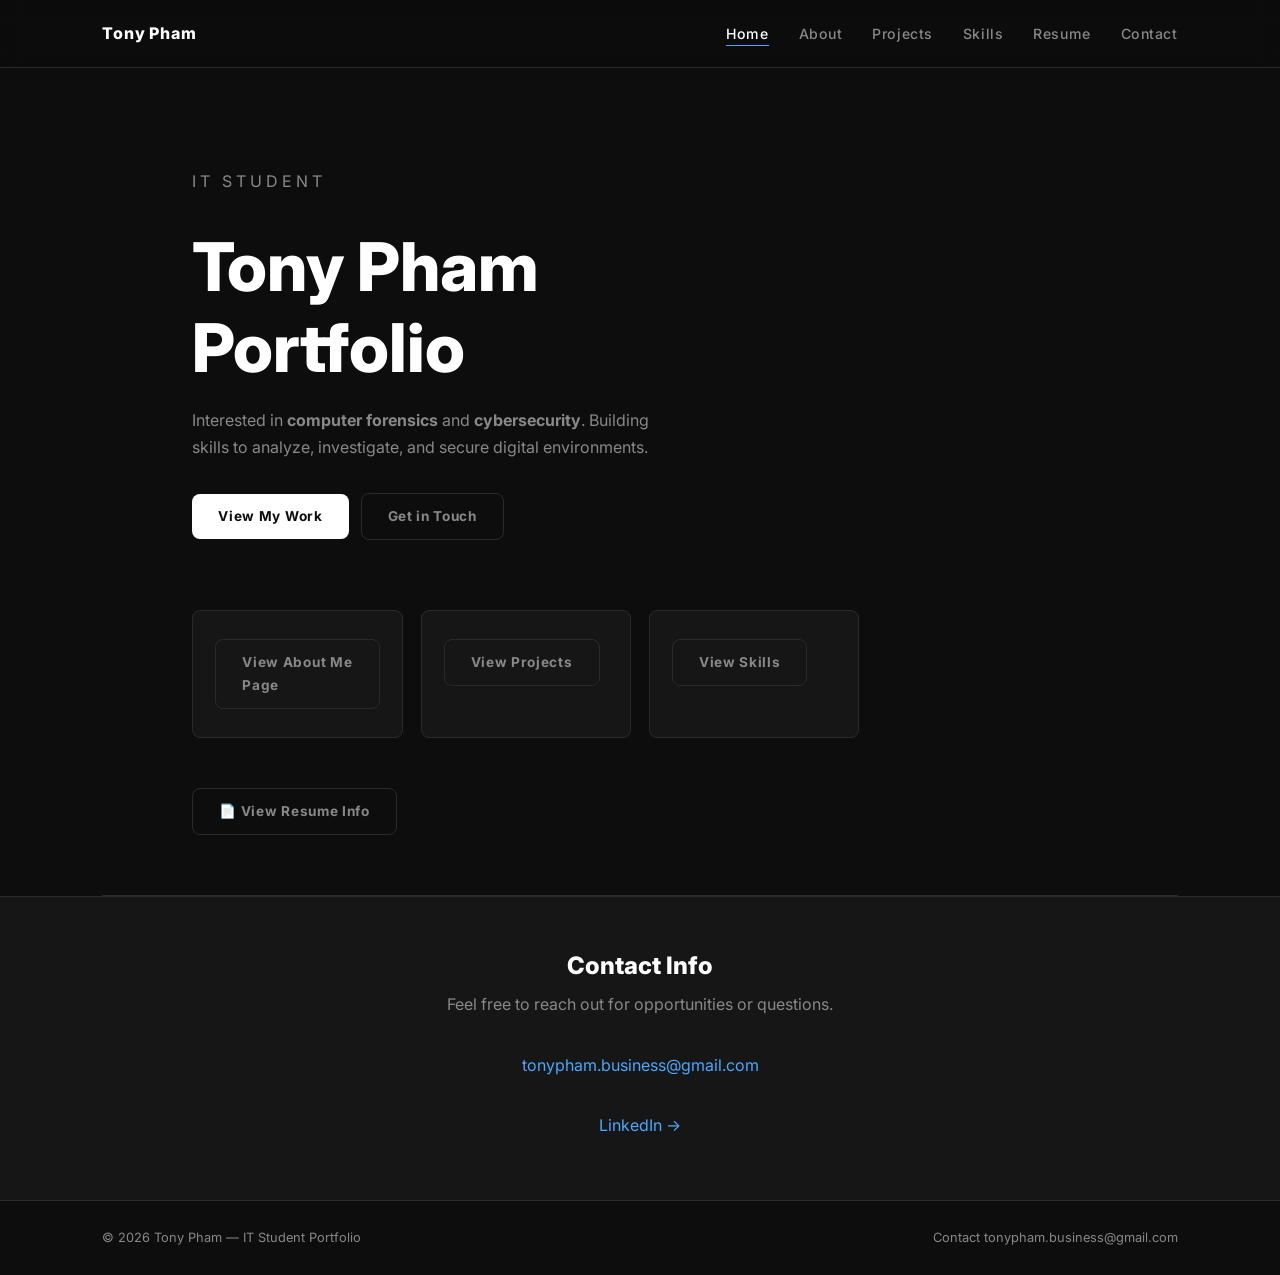
<file: index.html>
<!DOCTYPE html>
<html lang="en">
<head>
    <meta charset="UTF-8" />
    <meta name="viewport" content="width=device-width, initial-scale=1.0" />
    <meta name="description" content="Tony Pham IT Student Portfolio." />
    <title>Tony Pham | IT Student Portfolio</title>
    <link rel="stylesheet" href="style.css" />

    <!-- Google Fonts -->
    <link rel="preconnect" href="https://fonts.googleapis.com" />
    <link rel="preconnect" href="https://fonts.gstatic.com" crossorigin />
    <link href="https://fonts.googleapis.com/css2?family=Inter:wght@300;400;600;800&display=swap" rel="stylesheet">
</head>

<body>

    <!-- NAVIGATION BAR -->
    <nav class="navbar">
        <div class="nav-logo">Tony Pham</div>
        <ul class="nav-links">
            <!-- Internal links to all pages -->
            <li><a href="index.html" class="active">Home</a></li>
            <li><a href="about.html">About</a></li>
            <li><a href="projects.html">Projects</a></li>
            <li><a href="skills.html">Skills</a></li>
            <li><a href="resume.html">Resume</a></li>
            <li><a href="contact.html">Contact</a></li>
        </ul>
    </nav>

    <!-- MAIN SECTION -->
    <header class="hero">
        <div class="hero-text">
            <p class="hero-eyebrow">IT Student</p>
            <h1>Tony Pham<br />Portfolio</h1>
            <p>
                Interested in <strong>computer forensics</strong> and <strong>cybersecurity</strong>.
                Building skills to analyze, investigate, and secure digital environments.
            </p>
            <!-- Internal link to projects subpage -->
            <a class="btn btn-primary" href="projects.html">View My Work</a>
            &nbsp;
            <!-- Internal link to contact subpage -->
            <a class="btn btn-outline" href="contact.html">Get in Touch</a>
        </div>

        </div>
    </header>

    <!-- GRID -->
    <main>
        <div class="preview-grid">

            <!-- Bio card -->
            <div class="preview-card">
                <!-- Internal link -->
                <a class="btn btn-outline" href="about.html">View About Me Page</a>
            </div>

            <!-- Projects card -->
            <div class="preview-card">
                <a class="btn btn-outline" href="projects.html">View Projects</a>
            </div>

            <!-- Skills card -->
            <div class="preview-card">
                <a class="btn btn-outline" href="skills.html">View Skills</a>
            </div>

        </div>
        <!-- Resume link-->
        <div class="resume-link-bar">
            <a class="btn btn-outline" href="resume.html">&#128196; View Resume Info</a>
        </div>

        <div class="divider"></div>

        <!-- CONTACT INFO -->
        <section class="contact-strip">
            <h2>Contact Info</h2>
            <p>Feel free to reach out for opportunities or questions.</p>
            <br />
            <p>
                <a href="mailto:tonypham.business@gmail.com">tonypham.business@gmail.com</a>
            </p>
            <br />
            <p>
                <a href="https://www.linkedin.com/in/tony-pham-45103a403/" target="_blank" rel="noopener noreferrer">
                    LinkedIn &rarr;
                </a>
            </p>
        </section>

    </main>

    <!-- FOOTER -->
    <footer>
        <span>&copy; 2026 Tony Pham &mdash; IT Student Portfolio</span>
        <a href="contact.html">Contact tonypham.business@gmail.com</a>
    </footer>

</body>
</html>
</file>
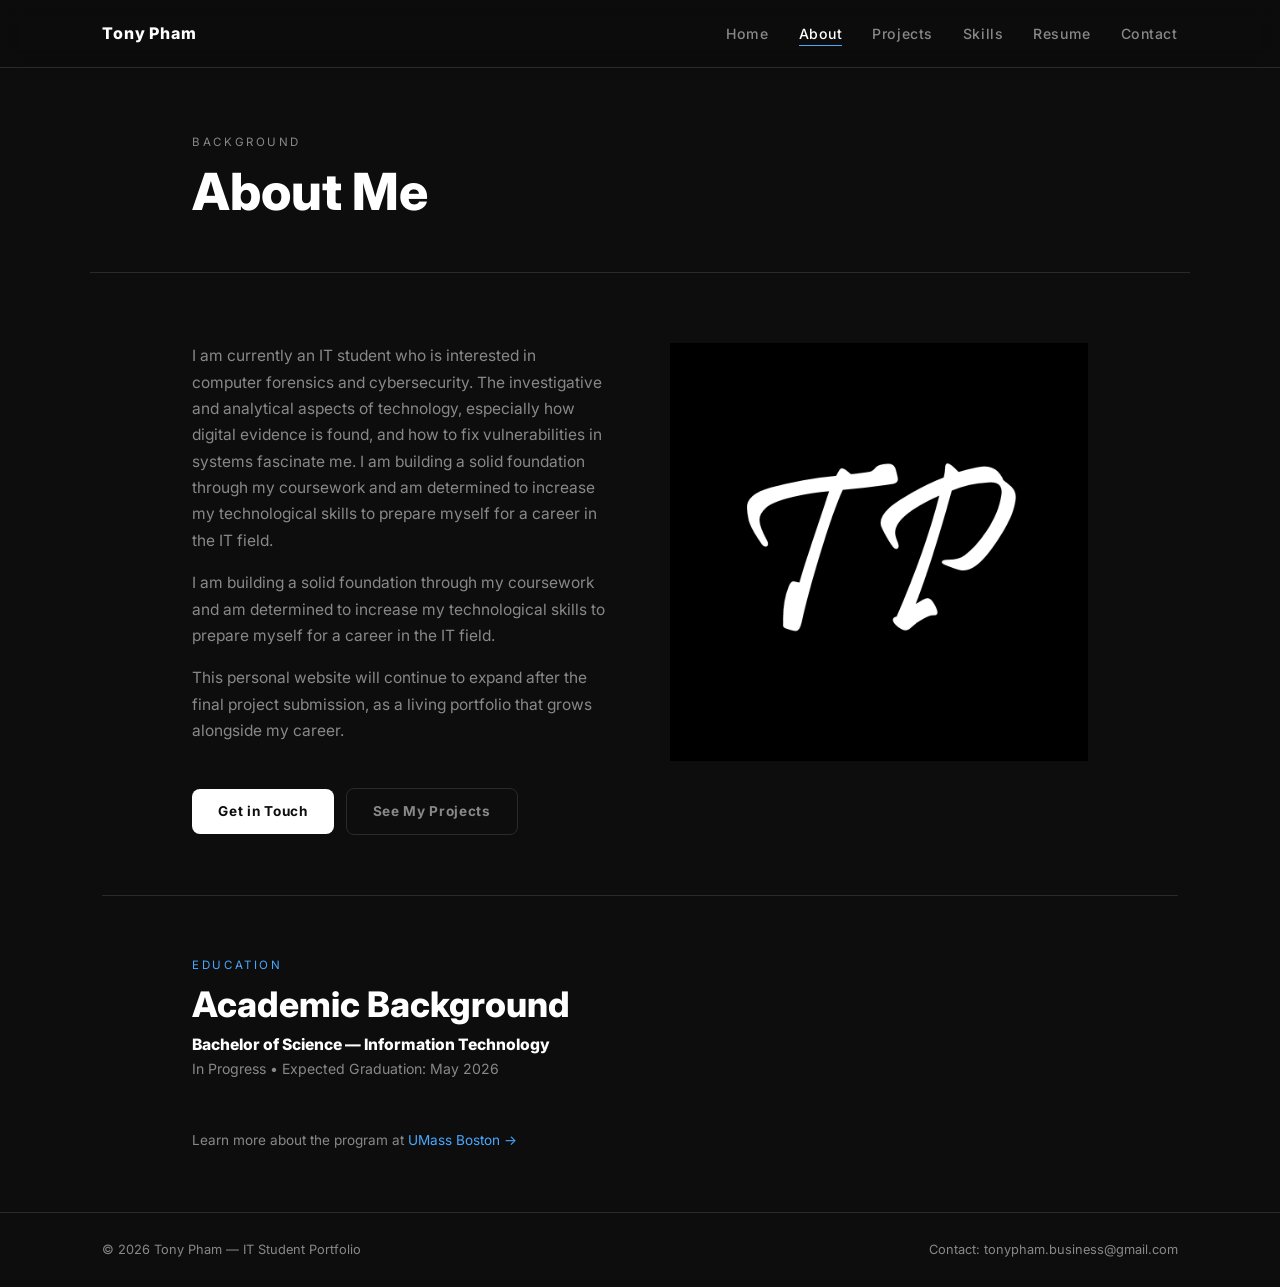
<file: about.html>
<!DOCTYPE html>
<html lang="en">
<head>
    <meta charset="UTF-8" />
    <meta name="viewport" content="width=device-width, initial-scale=1.0" />
    <meta name="description" content="About Tony Pham IT Student interested in computer forensics and cybersecurity." />
    <title>About | Tony Pham Portfolio</title>
    <link rel="stylesheet" href="style.css" />

    <!-- Google Fonts -->
    <link rel="preconnect" href="https://fonts.googleapis.com" />
    <link rel="preconnect" href="https://fonts.gstatic.com" crossorigin />
    <link href="https://fonts.googleapis.com/css2?family=Inter:wght@300;400;600;800&display=swap" rel="stylesheet">
</head>

<body>

    <!-- NAVIGATION BAR -->
    <nav class="navbar">
        <div class="nav-logo">Tony Pham</div>
        <ul class="nav-links">
            <li><a href="index.html">Home</a></li>
            <li><a href="about.html" class="active">About</a></li>
            <li><a href="projects.html">Projects</a></li>
            <li><a href="skills.html">Skills</a></li>
            <li><a href="resume.html">Resume</a></li>
            <li><a href="contact.html">Contact</a></li>
        </ul>
    </nav>

    <!-- PAGE HEADER -->
    <header class="page-header">
        <p class="section-label">Background</p>
        <h1>About Me</h1>
    </header>

    <!-- MAIN CONTENT -->
    <main>
        <section class="page-section">
            <div class="about-layout">
                <!-- Bio text column -->
                <div class="about-text">
                    <p>
                        I am currently an IT student who is interested in computer forensics and cybersecurity.
                        The investigative and analytical aspects of technology, especially how digital evidence 
                        is found, and how to fix vulnerabilities in systems fascinate me. I am building a solid
                        foundation through my coursework and am determined to increase my technological skills 
                        to prepare myself for a career in the IT field.
                    </p>

                    <p>
                        I am building a solid foundation through my coursework and am determined to increase
                        my technological skills to prepare myself for a career in the IT field.
                    </p>

                    <p>
                        This personal website will continue to expand after the final project submission,
                        as a living portfolio that grows alongside my career.
                    </p>

                    <br />

                    <!-- Internal link to contact page -->
                    <a class="btn btn-primary" href="contact.html">Get in Touch</a>
                    &nbsp;
                    <!-- Internal link to projects page -->
                    <a class="btn btn-outline" href="projects.html">See My Projects</a>
                </div>

                <!-- Photo -->
                <div class="about-photo">
                    <img src="images/logo.png" alt="Tony Pham"
                         onerror="this.style.display='none';"/>
            </div>
            </div>
        </section>
        

        <!-- EDUCATION SECTION -->
        <div class="divider"></div>

        <section class="page-section">
            <p class="section-label">Education</p>
            <h2 class="section-title">Academic Background</h2>

            <!-- Education details -->
            <div class="resume-block">
                <div class="resume-entry">
                    <h4>Bachelor of Science &mdash; Information Technology</h4>
                    <p class="resume-meta">In Progress &bull; Expected Graduation: May 2026</p>
                </div>
            </div>

            <!-- link to school website -->
            <p class="ext-note">
                Learn more about the program at
                <!-- External link -->
                <a href="https://www.umb.edu" target="_blank" rel="noopener noreferrer"
                   class="ext-link-accent">UMass Boston &rarr;</a>
            </p>
        </section>

    </main>

    <!-- FOOTER SECTION -->
    <footer>
        <span>&copy; 2026 Tony Pham &mdash; IT Student Portfolio</span>
        <a href="contact.html">Contact: tonypham.business@gmail.com</a>
    </footer>

</body>
</html>
</file>
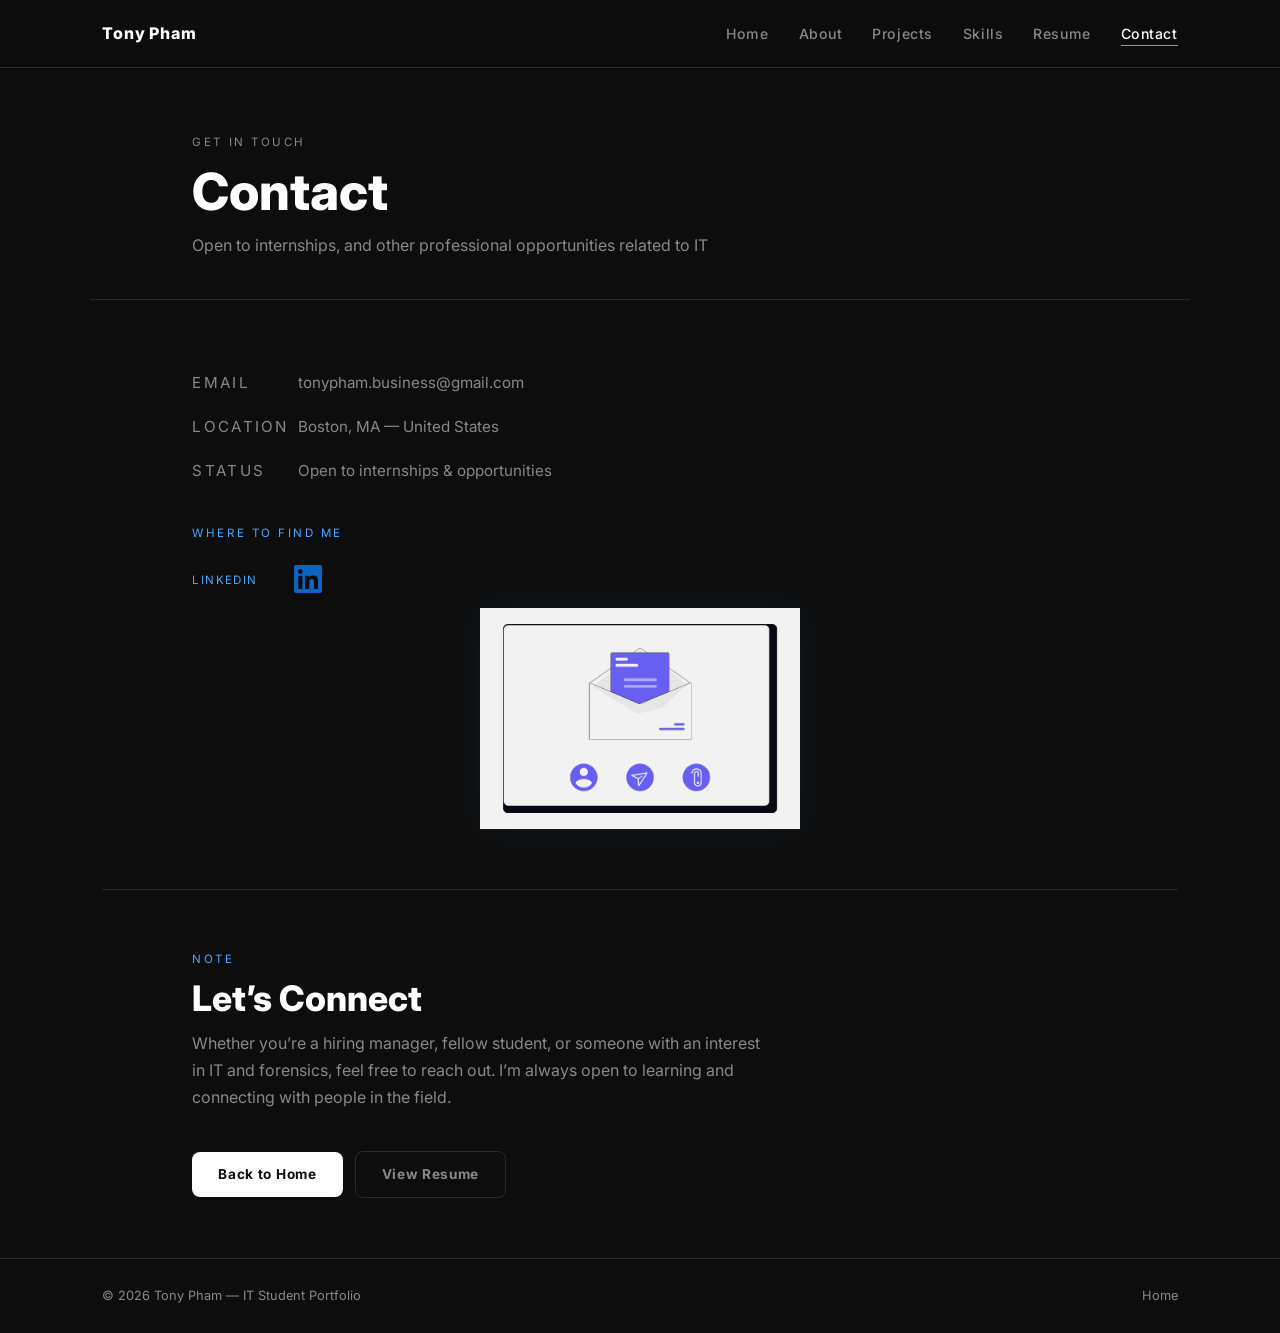
<file: contact.html>
<!DOCTYPE html>
<html lang="en">
<head>
    <meta charset="UTF-8" />
    <meta name="viewport" content="width=device-width, initial-scale=1.0" />
    <meta name="description" content="Contact Tony Pham IT student open to professional opportunities." />
    <title>Contact | Tony Pham Portfolio</title>
    <link rel="stylesheet" href="style.css" />

    <!-- Google Fonts -->
    <link rel="preconnect" href="https://fonts.googleapis.com" />
    <link rel="preconnect" href="https://fonts.gstatic.com" crossorigin />
    <link rel="stylesheet" href="https://cdnjs.cloudflare.com/ajax/libs/font-awesome/6.5.1/css/all.min.css">
    <link href="https://fonts.googleapis.com/css2?family=Inter:wght@300;400;600;800&display=swap" rel="stylesheet">
</head>

<body>

    <!-- NAVIGATION BAR -->
    <nav class="navbar">
        <div class="nav-logo">Tony Pham</div>
        <ul class="nav-links">
            <li><a href="index.html">Home</a></li>
            <li><a href="about.html">About</a></li>
            <li><a href="projects.html">Projects</a></li>
            <li><a href="skills.html">Skills</a></li>
            <li><a href="resume.html">Resume</a></li>
            <!-- Active page -->
            <li><a href="contact.html" class="active">Contact</a></li>
        </ul>
    </nav>

    <!-- PAGE HEADER -->
    <header class="page-header">
        <p class="section-label">Get in Touch</p>
        <h1>Contact</h1>
        <p>
            Open to internships, and other professional opportunities
            related to IT
        </p>
    </header>

    <!-- MAIN CONTENT -->
    <main>
        <section class="page-section">

            <!-- Contact info -->
            <div class="contact-info-list">

                <div class="contact-info-item">
                    <span class="ci-label">Email</span>
                    <!-- External link -->
                    <a href="mailto:tonypham.business@gmail.com">tonypham.business@gmail.com</a>
                </div>

                <div class="contact-info-item">
                    <span class="ci-label">Location</span>
                    <span>Boston, MA &mdash; United States</span>
                </div>

                <div class="contact-info-item">
                    <span class="ci-label">Status</span>
                    <span>Open to internships &amp; opportunities</span>
                </div>

            </div>

            <!-- External links section -->
            <p class="section-label">Where to Find Me</p>

            <div class="ext-links">

                <!-- External link: LinkedIn -->
                <div class="ext-link-item">
                    <span class="ext-link-label">LinkedIn</span>
                    <a href="https://www.linkedin.com/in/tony-pham-45103a403/" target="_blank" rel="noopener noreferrer" class="linkedin-icon">
                        <i class="fa-brands fa-linkedin"></i>
                    </a>
                </div>

            </div>

                <!--Contact Image-->
                <div class="contact-image">
                    <img src="images/contact.png" alt="Contacts Image"
                     onerror="this.style.display='none';"/>
                </div>
        </section>

        <!-- NOTE SECTION -->
        <div class="divider"></div>

        <section class="page-section">
            <p class="section-label">Note</p>
            <h2 class="section-title">Let&rsquo;s Connect</h2>
            <!-- Special character: &rsquo; right single quote / apostrophe -->
            <p class="section-desc">
                Whether you&rsquo;re a hiring manager, fellow student, or someone with an interest
                in IT and forensics, feel free to reach out. I&rsquo;m always open to
                learning and connecting with people in the field.
            </p>

            <!-- Internal link back to home -->
            <a class="btn btn-primary" href="index.html">Back to Home</a>
            &nbsp;
            <!-- Internal link to resume -->
            <a class="btn btn-outline" href="resume.html">View Resume</a>
        </section>

    </main>

    <!-- FOOTER SECTION-->
    <footer>
        <span>&copy; 2026 Tony Pham &mdash; IT Student Portfolio</span>
        <!-- Internal footer link -->
        <a href="index.html">Home</a>
    </footer>

</body>
</html>
</file>
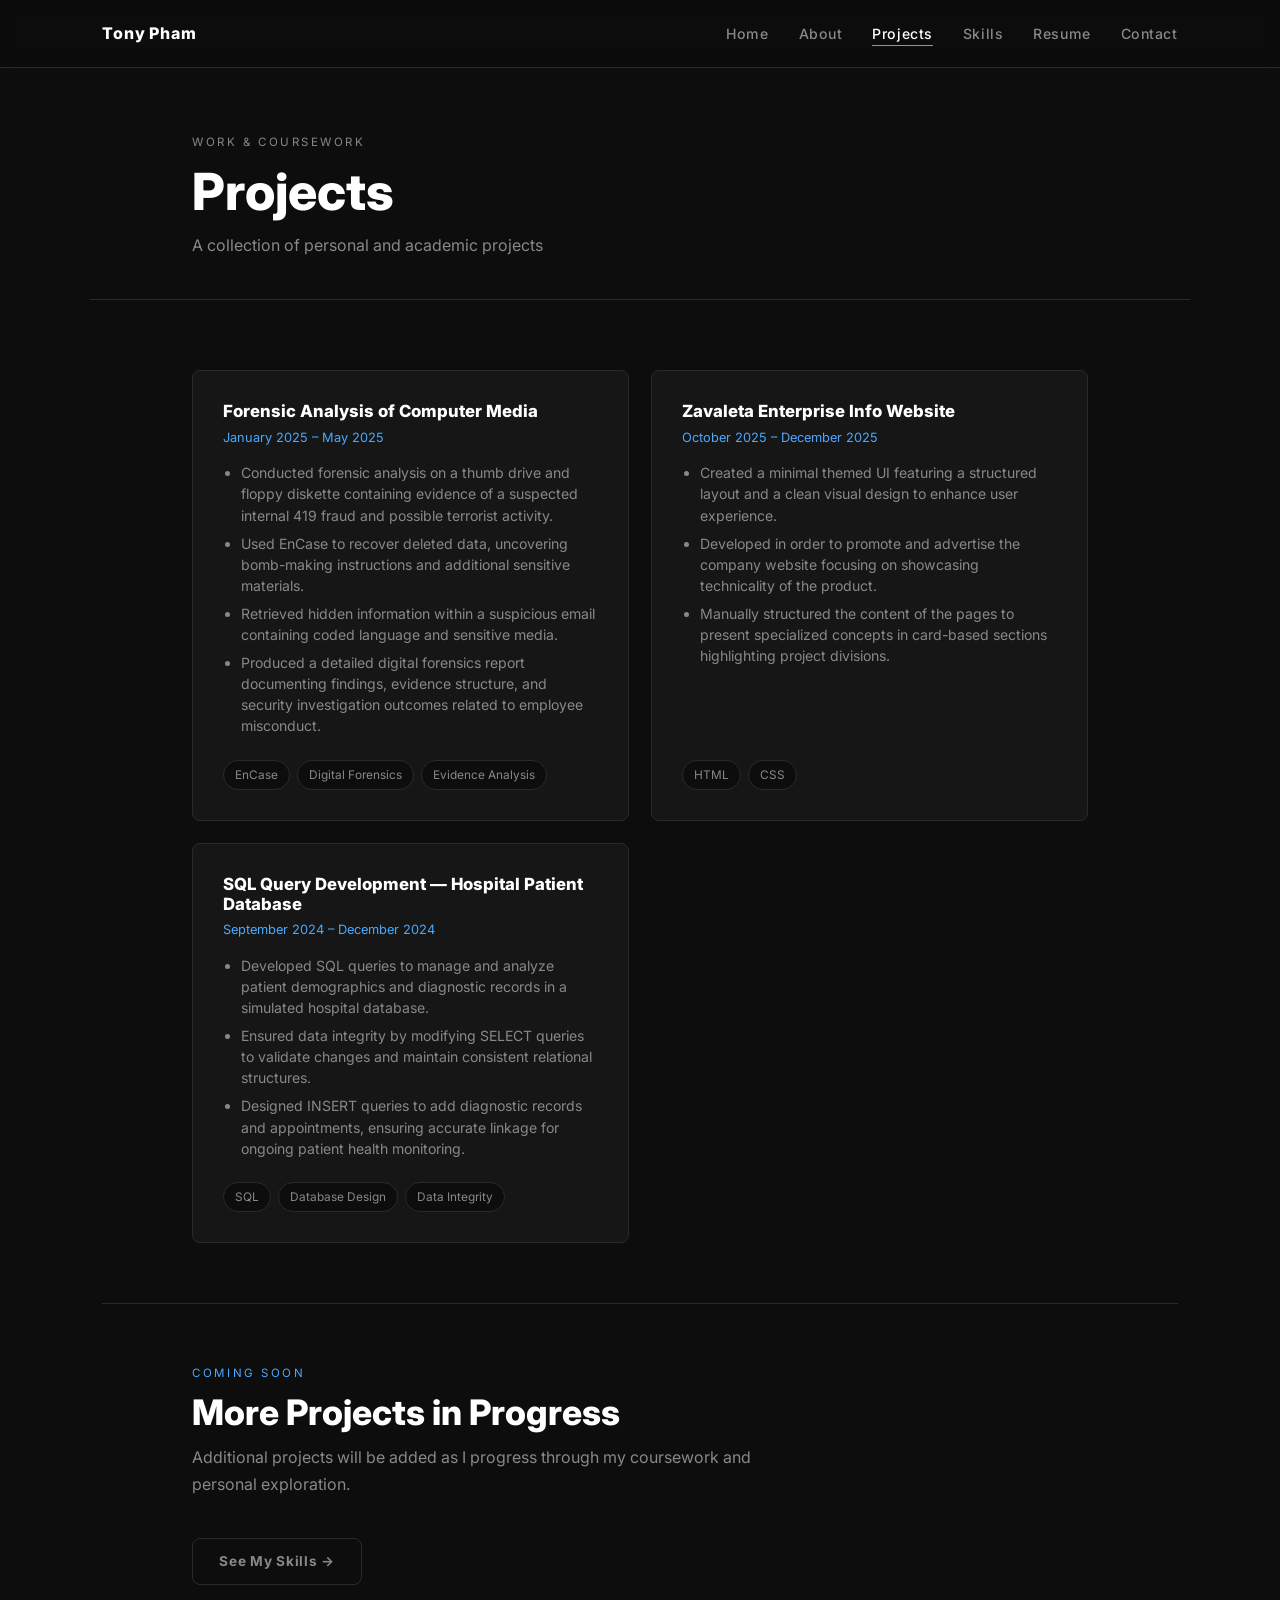
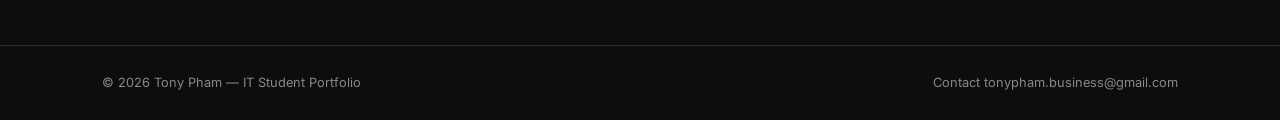
<file: projects.html>
<!DOCTYPE html>
<html lang="en">
<head>
    <meta charset="UTF-8" />
    <meta name="viewport" content="width=device-width, initial-scale=1.0" />
    <meta name="description" content="Tony Pham's projects." />
    <title>Projects | Tony Pham Portfolio</title>
    <link rel="stylesheet" href="style.css" />

    <!-- Google Fonts -->
    <link rel="preconnect" href="https://fonts.googleapis.com" />
    <link rel="preconnect" href="https://fonts.gstatic.com" crossorigin />
    <link href="https://fonts.googleapis.com/css2?family=Inter:wght@300;400;600;800&display=swap" rel="stylesheet">
</head>

<body>

    <!-- NAVIGATION BAR -->
    <nav class="navbar">
        <div class="nav-logo">Tony Pham</div>
        <ul class="nav-links">
            <li><a href="index.html">Home</a></li>
            <li><a href="about.html">About</a></li>
            <!-- Active page -->
            <li><a href="projects.html" class="active">Projects</a></li>
            <li><a href="skills.html">Skills</a></li>
            <li><a href="resume.html">Resume</a></li>
            <li><a href="contact.html">Contact</a></li>
        </ul>
    </nav>

    <!-- PAGE HEADER -->
    <header class="page-header">
        <p class="section-label">Work &amp; Coursework</p>
        <h1>Projects</h1>
        <p>
            A collection of personal and academic projects
        </p>
    </header>

    <!-- MAIN CONTENT -->
    <main>
        <section class="page-section">

            <!-- Project cards grid -->
            <div class="project-grid">

                <!-- PROJECT 1 -->
                <div class="project-card">
                    <h3>Forensic Analysis of Computer Media</h3>
                    <p class="project-date">January 2025 &ndash; May 2025</p>
                    <ul>
                        <li>
                            Conducted forensic analysis on a thumb drive and floppy diskette
                            containing evidence of a suspected internal 419 fraud and possible
                            terrorist activity.
                        </li>
                        <li>
                            Used EnCase to recover deleted data, uncovering bomb-making instructions
                            and additional sensitive materials.
                        </li>
                        <li>
                            Retrieved hidden information within a suspicious email containing
                            coded language and sensitive media.
                        </li>
                        <li>
                            Produced a detailed digital forensics report documenting findings,
                            evidence structure, and security investigation outcomes related to
                            employee misconduct.
                        </li>
                    </ul>
                    <div class="project-tags">
                        <span class="tag">EnCase</span>
                        <span class="tag">Digital Forensics</span>
                        <span class="tag">Evidence Analysis</span>
                    </div>
                </div>

                <!-- PROJECT 2 -->
                <div class="project-card">
                    <h3>Zavaleta Enterprise Info Website</h3> 
                    <p class="project-date">October 2025 &ndash; December 2025</p>
                    <ul>
                        <li>
                            Created a minimal themed UI featuring a structured layout
                            and a clean visual design to enhance user experience.
                        </li>
                        <li>
                            Developed in order to promote and advertise the company website focusing 
                            on showcasing technicality of the product.
                        </li>
                        <li>
                            Manually structured the content of the pages to present specialized concepts
                            in card-based sections highlighting project divisions. 
                        </li>
                    </ul>
                    <div class="project-tags">
                        <span class="tag">HTML</span>
                        <span class="tag">CSS</span>
                    </div>
                </div>

                <!-- PROJECT 3 -->
                <div class="project-card">
                    <h3>SQL Query Development &mdash; Hospital Patient Database</h3>
                    <p class="project-date">September 2024 &ndash; December 2024</p>
                    <ul>
                        <li>
                            Developed SQL queries to manage and analyze patient demographics
                            and diagnostic records in a simulated hospital database.
                        </li>
                        <li>
                            Ensured data integrity by modifying SELECT queries to validate
                            changes and maintain consistent relational structures.
                        </li>
                        <li>
                            Designed INSERT queries to add diagnostic records and appointments,
                            ensuring accurate linkage for ongoing patient health monitoring.
                        </li>
                    </ul>
                    <div class="project-tags">
                        <span class="tag">SQL</span>
                        <span class="tag">Database Design</span>
                        <span class="tag">Data Integrity</span>
                    </div>
                </div>

            </div>

        </section>

        <!-- MORE COMING SECTION -->
        <div class="divider"></div>

        <section class="page-section">
            <p class="section-label">Coming Soon</p>
            <h2 class="section-title">More Projects in Progress</h2>
            <p class="section-desc">
                Additional projects will be added as I progress through my coursework
                and personal exploration.
            </p>
            <a class="btn btn-outline" href="skills.html">See My Skills &rarr;</a>
        </section>

    </main>

    <!-- FOOTER SECTION-->
    <footer>
        <span>&copy; 2026 Tony Pham &mdash; IT Student Portfolio</span>
        <a href="contact.html">Contact tonypham.business@gmail.com</a>
    </footer>

</body>
</html>
</file>
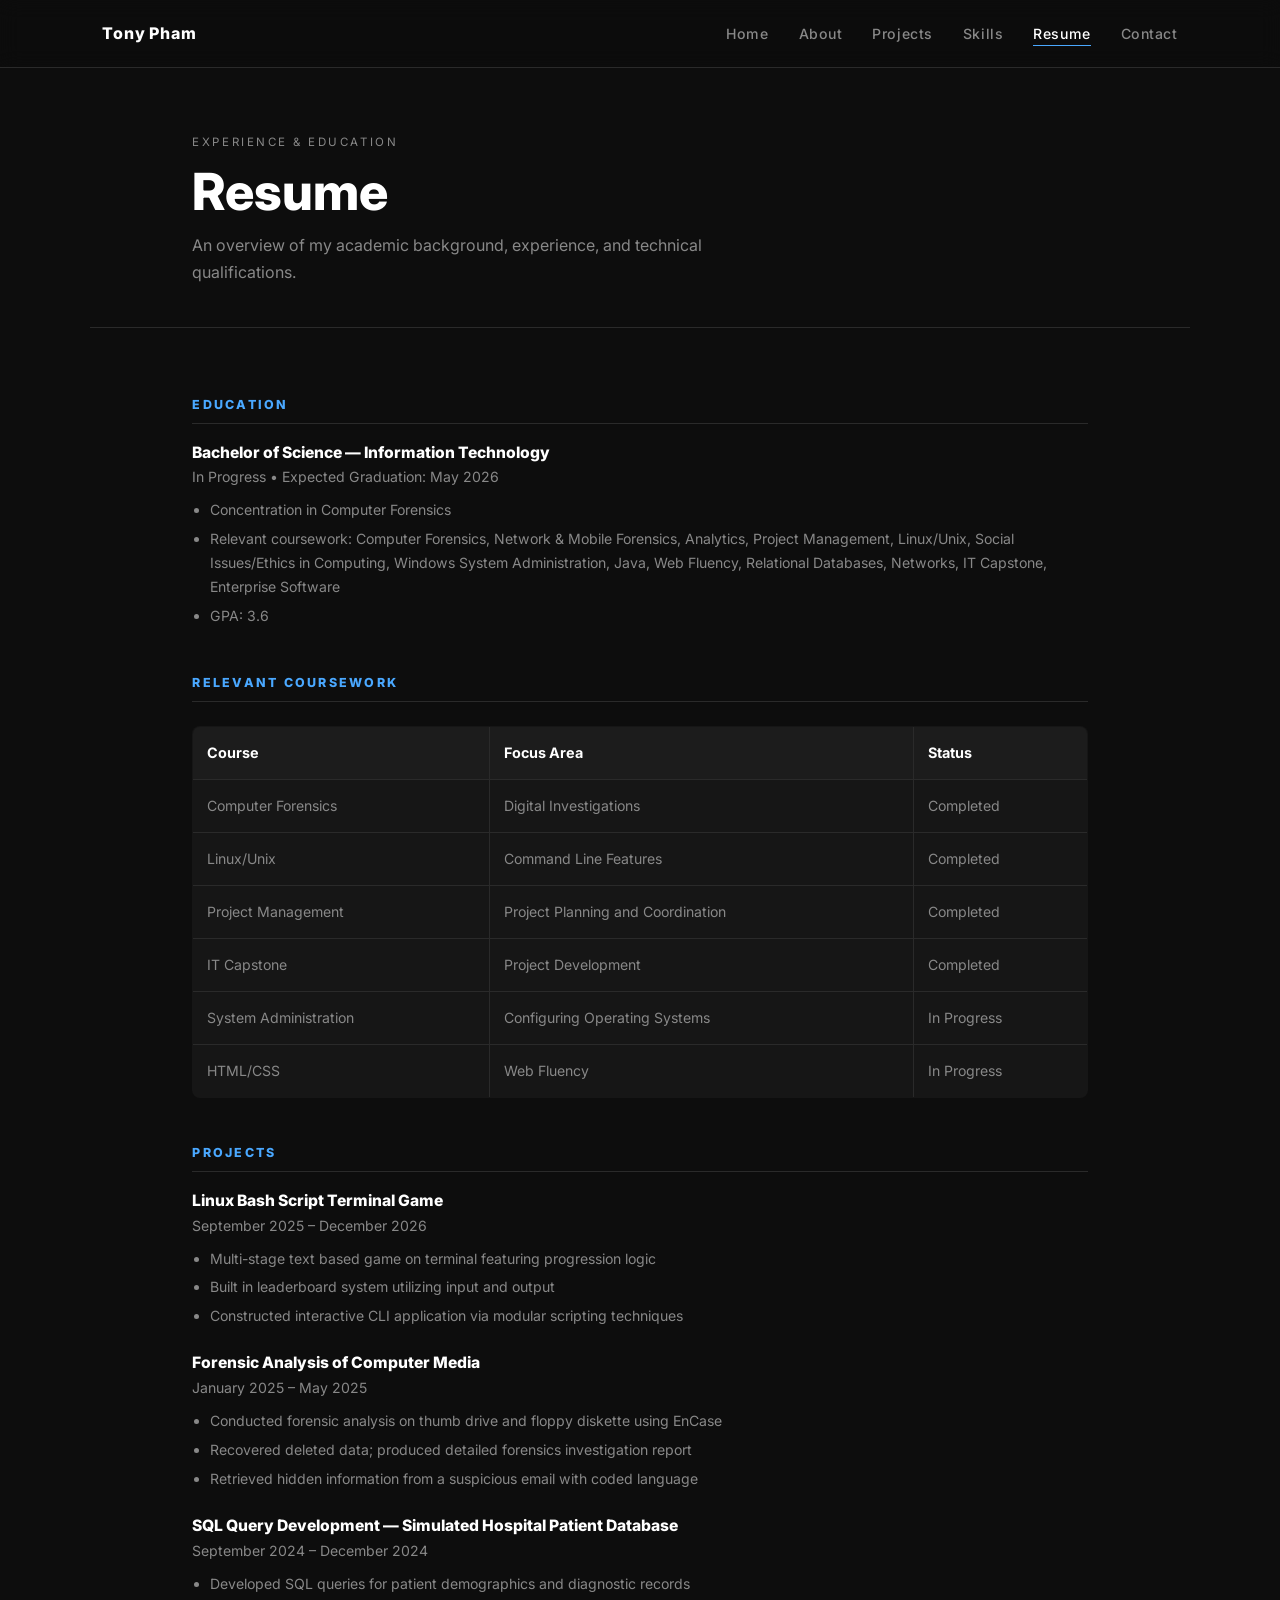
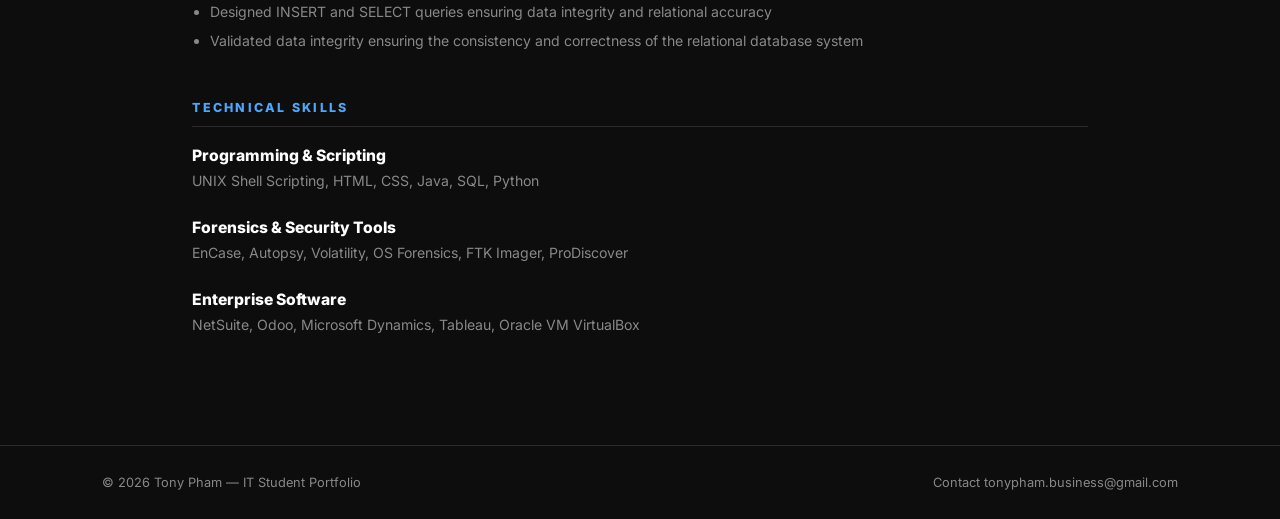
<file: resume.html>
<!DOCTYPE html>
<html lang="en">
<head>
    <meta charset="UTF-8" />
    <meta name="viewport" content="width=device-width, initial-scale=1.0" />
    <meta name="description" content="Tony Pham's resume." />
    <title>Resume | Tony Pham Portfolio</title>
    <link rel="stylesheet" href="style.css" />

    <!-- Google Fonts -->
    <link rel="preconnect" href="https://fonts.googleapis.com" />
    <link rel="preconnect" href="https://fonts.gstatic.com" crossorigin />
    <link href="https://fonts.googleapis.com/css2?family=Inter:wght@300;400;600;800&display=swap" rel="stylesheet">
</head>

<body>

    <!-- NAVIGATION BAR -->
    <nav class="navbar">
        <div class="nav-logo">Tony Pham</div>
        <ul class="nav-links">
            <li><a href="index.html">Home</a></li>
            <li><a href="about.html">About</a></li>
            <li><a href="projects.html">Projects</a></li>
            <li><a href="skills.html">Skills</a></li>
            <!-- Active page -->
            <li><a href="resume.html" class="active">Resume</a></li>
            <li><a href="contact.html">Contact</a></li>
        </ul>
    </nav>

    <!-- PAGE HEADER -->
    <header class="page-header">
        <p class="section-label">Experience &amp; Education</p>
        <h1>Resume</h1>
        <p>An overview of my academic background, experience, and technical qualifications.</p>
    </header>

    <!-- MAIN CONTENT -->
    <main>
        <section class="page-section">

            <!-- EDUCATION BLOCK -->
            <div class="resume-block">
                <h3>Education</h3>

                <div class="resume-entry">
                    <h4>Bachelor of Science &mdash; Information Technology</h4>
                    <p class="resume-meta">In Progress &bull; Expected Graduation: May 2026</p>
                    <ul>
                        <li>Concentration in Computer Forensics</li>
                        <li>Relevant coursework: Computer Forensics, Network & Mobile Forensics, Analytics, Project Management, Linux/Unix, 
                        Social Issues/Ethics in Computing, Windows System Administration, Java, Web Fluency, Relational Databases, Networks, 
                        IT Capstone, Enterprise Software </li>
                        <li>GPA: 3.6</li>
                    </ul>
                </div>
            </div>

            <!-- RESUME TABLE BLOCK-->
            <div class="resume-block">

                <h3>Relevant Coursework</h3>

                <table class="skills-table">

                    <tr>
                        <th>Course</th>
                        <th>Focus Area</th>
                        <th>Status</th>
                    </tr>

                    <tr>
                        <td>Computer Forensics</td>
                        <td>Digital Investigations</td>
                        <td>Completed</td>
                    </tr>

                    <tr>
                        <td>Linux/Unix</td>
                        <td>Command Line Features</td>
                        <td>Completed</td>
                    </tr>

                    <tr>
                        <td>Project Management</td>
                        <td>Project Planning and Coordination</td>
                        <td>Completed</td>
                    </tr>

                    <tr>
                        <td>IT Capstone</td>
                        <td>Project Development</td>
                        <td>Completed</td>
                    </tr>

                     <tr>
                        <td>System Administration</td>
                        <td>Configuring Operating Systems</td>
                        <td>In Progress</td>
                    </tr>

                    <tr>
                        <td>HTML/CSS</td>
                        <td>Web Fluency</td>
                        <td>In Progress</td>
                    </tr>

                </table>

            </div>

            <!-- PROJECTS BLOCK -->
            <div class="resume-block">
                <h3>Projects</h3>

                <div class="resume-entry">
                    <h4>Linux Bash Script Terminal Game</h4>
                    <p class="resume-meta">September 2025 &ndash; December 2026</p>
                    <ul>
                        <li>Multi-stage text based game on terminal featuring progression logic</li>
                        <li>Built in leaderboard system utilizing input and output</li>
                        <li>Constructed interactive CLI application via modular scripting techniques</li>
                    </ul>
                </div>

                <div class="resume-entry">
                    <h4>Forensic Analysis of Computer Media</h4>
                    <p class="resume-meta">January 2025 &ndash; May 2025</p>
                    <ul>
                        <li>Conducted forensic analysis on thumb drive and floppy diskette using EnCase</li>
                        <li>Recovered deleted data; produced detailed forensics investigation report</li>
                        <li>Retrieved hidden information from a suspicious email with coded language</li>
                    </ul>
                </div>

                <div class="resume-entry">
                    <h4>SQL Query Development &mdash; Simulated Hospital Patient Database</h4>
                    <p class="resume-meta">September 2024 &ndash; December 2024</p>
                    <ul>
                        <li>Developed SQL queries for patient demographics and diagnostic records</li>
                        <li>Designed INSERT and SELECT queries ensuring data integrity and relational accuracy</li>
                        <li>Validated data integrity ensuring the consistency and correctness of the relational database system</li>
                    </ul>
                </div>
            </div>

            <!-- SKILLS BLOCK -->
            <div class="resume-block">
                <h3>Technical Skills</h3>

                <div class="resume-entry">
                    <h4>Programming &amp; Scripting</h4>
                    <p>UNIX Shell Scripting, HTML, CSS, Java, SQL, Python</p>
                </div>

                <div class="resume-entry">
                    <h4>Forensics &amp; Security Tools</h4>
                    <p>EnCase, Autopsy, Volatility, OS Forensics, FTK Imager, ProDiscover</p>
                </div>

                <div class="resume-entry">
                    <h4>Enterprise Software</h4>
                    <p>NetSuite, Odoo, Microsoft Dynamics, Tableau, Oracle VM VirtualBox</p>
                </div>
            </div>

        </section>

    </main>

    <!-- FOOTER SECTION-->
    <footer>
        <span>&copy; 2026 Tony Pham &mdash; IT Student Portfolio</span>
        <a href="contact.html">Contact tonypham.business@gmail.com</a>
    </footer>

</body>
</html>
</file>
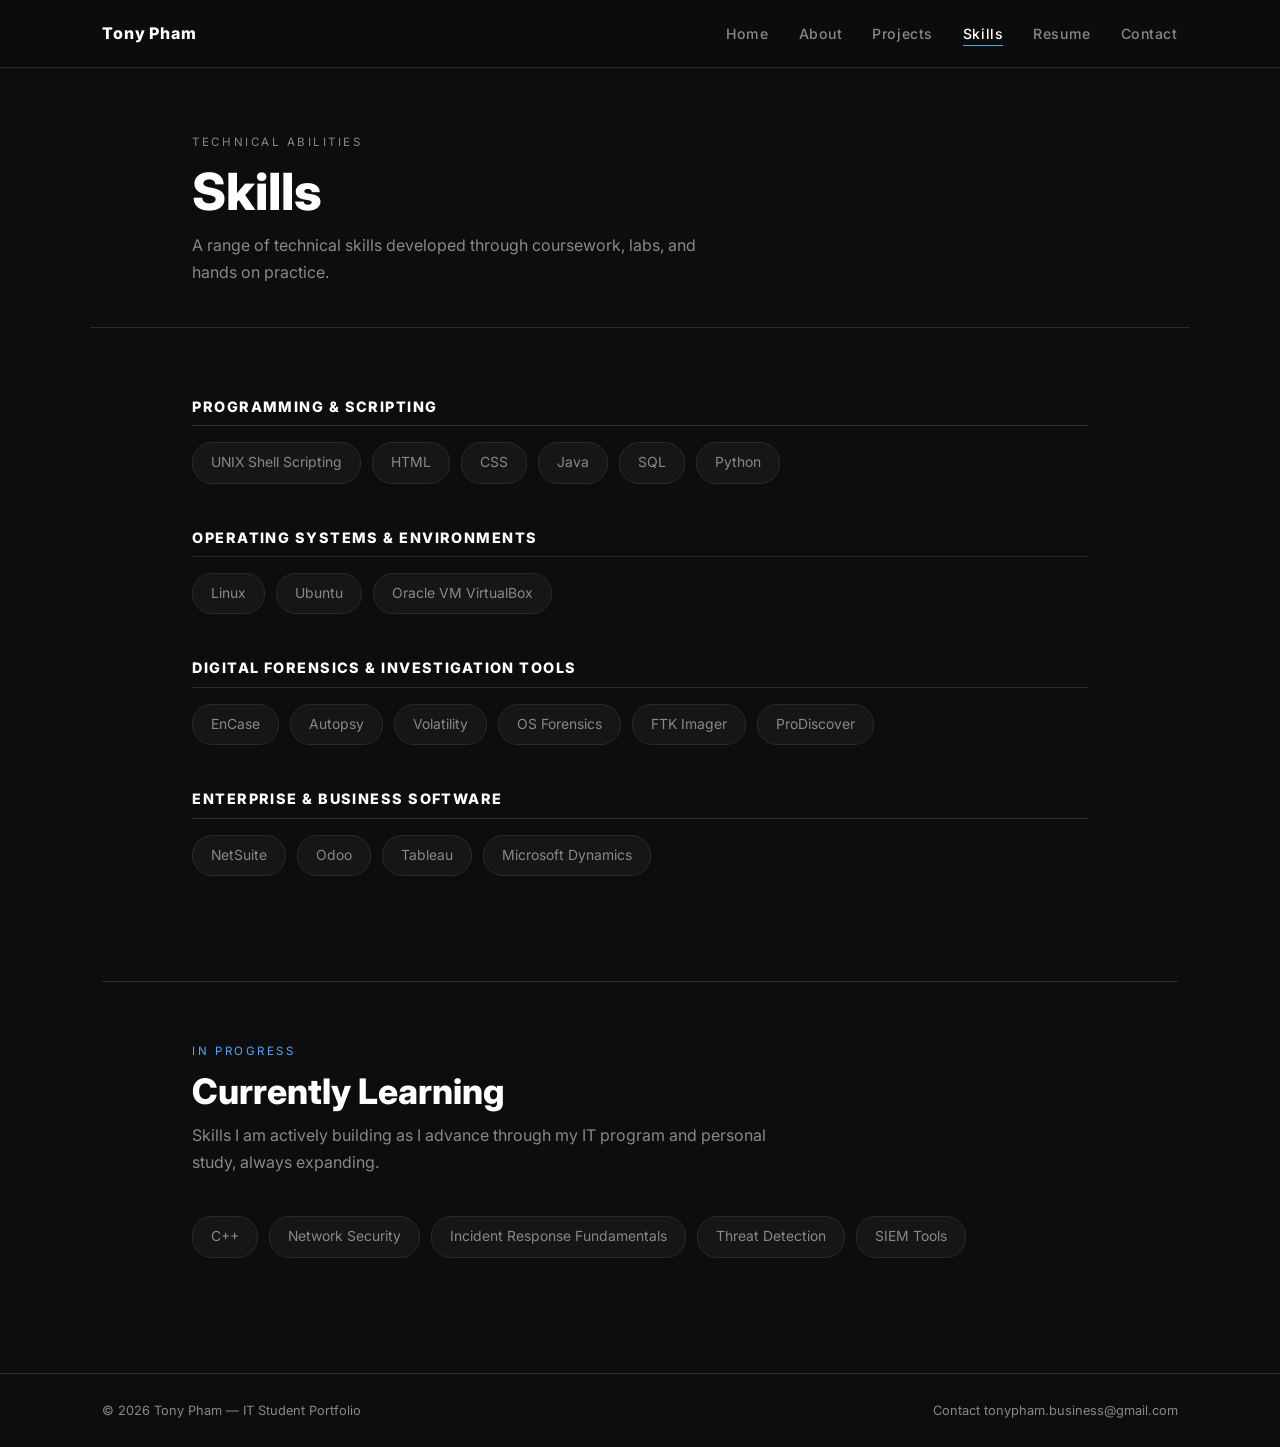
<file: skills.html>
<!DOCTYPE html>
<html lang="en">
<head>
    <meta charset="UTF-8" />
    <meta name="viewport" content="width=device-width, initial-scale=1.0" />
    <meta name="description" content="Tony Pham's technical skills." />
    <title>Skills | Tony Pham Portfolio</title>
    <link rel="stylesheet" href="style.css" />

    <!-- Google Fonts -->
    <link rel="preconnect" href="https://fonts.googleapis.com" />
    <link rel="preconnect" href="https://fonts.gstatic.com" crossorigin />
    <link href="https://fonts.googleapis.com/css2?family=Inter:wght@300;400;600;800&display=swap" rel="stylesheet">
</head>

<body>

    <!-- NAVIGATION BAR -->
    <nav class="navbar">
        <div class="nav-logo">Tony Pham</div>
        <ul class="nav-links">
            <li><a href="index.html">Home</a></li>
            <li><a href="about.html">About</a></li>
            <li><a href="projects.html">Projects</a></li>
            <!-- Active page -->
            <li><a href="skills.html" class="active">Skills</a></li>
            <li><a href="resume.html">Resume</a></li>
            <li><a href="contact.html">Contact</a></li>
        </ul>
    </nav>

    <!-- PAGE HEADER -->
    <header class="page-header">
        <p class="section-label">Technical Abilities</p>
        <h1>Skills</h1>
        <p>
            A range of technical skills developed through coursework, labs,
            and hands on practice.
        </p>
    </header>

    <!-- MAIN CONTENT -->
    <main>
        <section class="page-section">

            <!-- PROGRAMMING LANGUAGES GROUP -->
            <div class="skills-group">
                <h3>Programming &amp; Scripting</h3>
                <div class="skill-tags">
                    <span>UNIX Shell Scripting</span>
                    <span>HTML</span>
                    <span>CSS</span>
                    <span>Java</span>
                    <span>SQL</span>
                    <span>Python</span>
                </div>
            </div>

            <!-- OPERATING SYSTEMS GROUP -->
            <div class="skills-group">
                <h3>Operating Systems &amp; Environments</h3>
                <div class="skill-tags">
                    <span>Linux</span>
                    <span>Ubuntu</span>
                    <span>Oracle VM VirtualBox</span>
                </div>
            </div>

            <!-- FORENSICS TOOLS GROUP -->
            <div class="skills-group">
                <h3>Digital Forensics &amp; Investigation Tools</h3>
                <div class="skill-tags">
                    <span>EnCase</span>
                    <span>Autopsy</span>
                    <span>Volatility</span>
                    <span>OS Forensics</span>
                    <span>FTK Imager</span>
                    <span>ProDiscover</span>
                </div>
            </div>

            <!-- ENTERPRISE SOFTWARE GROUP -->
            <div class="skills-group">
                <h3>Enterprise &amp; Business Software</h3>
                <div class="skill-tags">
                    <span>NetSuite</span>
                    <span>Odoo</span>
                    <span>Tableau</span>
                    <span>Microsoft Dynamics</span>
                </div>
            </div>

        </section>

        <!-- CURRENTLY LEARNING -->
        <div class="divider"></div>

        <section class="page-section">
            <p class="section-label">In Progress</p>
            <h2 class="section-title">Currently Learning</h2>
            <p class="section-desc">
                Skills I am actively building as I advance through my IT program and
                personal study, always expanding.
            </p>
            <div class="skill-tags">
                <span>C++</span>
                <span>Network Security</span>
                <span>Incident Response Fundamentals</span>
                <span>Threat Detection</span>
                <span>SIEM Tools</span>
            </div>

            <br /><br />

        </section>
    </main>

    <!-- FOOTER SECTION -->
    <footer>
        <span>&copy; 2026 Tony Pham &mdash; IT Student Portfolio</span>
        <a href="contact.html">Contact tonypham.business@gmail.com</a>
    </footer>

</body>
</html>
</file>
<file: style.css>
/* Tony Pham Personal Website */

:root {
    --bg:           #0d0d0d;
    --bg-card:      #161616;
    --bg-nav:       rgba(13, 13, 13, 0.92);
    --accent:       #4aa8ff;
    --text:         #e8e8e8;
    --text-muted:   #888888;
    --border:       #2a2a2a;
    --radius:       8px;
    --max-w:        1100px;
}

/* RESET SECTION */
*, *::before, *::after {
    margin: 0;
    padding: 0;
    box-sizing: border-box;
}

html {
    scroll-behavior: smooth;
}

body {
    background-color: var(--bg);
    color: var(--text);
    font-family: 'Inter', sans-serif;
    font-size: 1rem;
    line-height: 1.7;
}

h1, h2, h3, h4 {
    font-family: 'Inter', sans-serif;
    font-weight: 800;
    line-height: 1.2;
}

a {
    text-decoration: none;
    color: inherit;
}

ul {
    list-style: none;
}

img {
    max-width: 100%;
    height: auto;
    display: block;
}

/* LAYOUT UTILITY */
.container {
    max-width: var(--max-w);
    margin: 0 auto;
    padding: 0 5%;
}

/* NAVIGATION BAR */
.navbar {
    display: flex;
    justify-content: space-between;
    align-items: center;
    padding: 20px 8%;
    background-color: var(--bg-nav);
    backdrop-filter: blur(10px);
    -webkit-backdrop-filter: blur(10px);
    position: sticky;
    top: 0;
    z-index: 100;
    border-bottom: 1px solid var(--border);
}

.nav-logo {
    font-family: 'Inter', sans-serif;
    font-weight: 800;
    font-size: 1rem;
    letter-spacing: 0.05em;
    color: #ffffff;
}

/* Navigation links */
.nav-links {
    display: flex;
    gap: 30px;
}

.nav-links a {
    font-size: 0.88rem;
    font-weight: 500;
    color: var(--text-muted);
    letter-spacing: 0.04em;
    transition: color 0.3s ease;
    padding-bottom: 3px;
    border-bottom: 1px solid transparent;
}

/* Hover pseudo-class */
.nav-links a:hover {
    color: #ffffff;
    border-bottom-color: var(--accent);
}

/* Active page */
.nav-links a.active {
    color: #ffffff;
    border-bottom-color: var(--accent);
}

/* HOMEPAGE SecTION */
.hero {
    display: grid;
    grid-template-columns: 1fr 300px;
    gap: 60px;
    align-items: center;
    max-width: var(--max-w);
    margin: 0 auto;
    padding: 100px 8% 70px;
}

.hero-eyebrow {
    font-size: 0.72rem;
    letter-spacing: 0.25em;
    text-transform: uppercase;
    color: var(--accent);
    margin-bottom: 16px;
}

.hero h1 {
    font-size: clamp(2.5rem, 6vw, 4.2rem);
    color: #ffffff;
    margin-bottom: 18px;
}

.hero p {
    font-size: 1rem;
    color: var(--text-muted);
    max-width: 480px;
    margin-bottom: 32px;
}

/* BUTTONS */
.btn {
    display: inline-block;
    padding: 11px 26px;
    font-family: 'Inter', sans-serif;
    font-weight: 700;
    font-size: 0.85rem;
    letter-spacing: 0.05em;
    border-radius: var(--radius);
    transition: opacity 0.3s ease, transform 0.2s ease;
}

.btn:hover {
    opacity: 0.8;
    transform: translateY(-2px);
}

.btn-primary {
    background-color: #ffffff;
    color: var(--bg);
}

.btn-outline {
    border: 1px solid var(--border);
    color: var(--text-muted);
    background-color: transparent;
}

.btn-outline:hover {
    border-color: var(--accent);
    color: #ffffff;
    opacity: 1;
}

/* HOMEPAGE PREVIEW */
.preview-grid {
    display: grid;
    grid-template-columns: repeat(4, 1fr);
    gap: 18px;
    max-width: var(--max-w);
    margin: 0 auto;
    padding: 0 8% 30px;
}

.preview-card {
    background-color: var(--bg-card);
    border: 1px solid var(--border);
    border-radius: var(--radius);
    padding: 28px 22px;
    transition: border-color 0.3s ease, transform 0.3s ease;
}

.preview-card:hover {
    border-color: var(--accent);
    transform: translateY(-4px);
}

.preview-card h3 {
    font-size: 1.2rem;
    color: #ffffff;
    margin-bottom: 12px;
}

.preview-card p {
    font-size: 0.88rem;
    color: var(--text-muted);
    line-height: 1.6;
}

/* Resume link bar */
.resume-link-bar {
    padding: 20px 8% 60px;
    max-width: var(--max-w);
    margin: 0 auto;
}

/* CONTACT SECTION BELOW HOMEPAGE */
.contact-strip {
    background-color: var(--bg-card);
    border-top: 1px solid var(--border);
    text-align: center;
    padding: 55px 8%;
}

.contact-strip h2 {
    font-size: 1.5rem;
    color: #ffffff;
    margin-bottom: 10px;
}

.contact-strip p {
    color: var(--text-muted);
    margin-bottom: 6px;
}

.contact-strip a {
    color: var(--accent);
    transition: opacity 0.3s ease;
}

.contact-strip a:hover {
    opacity: 0.75;
}

/* CONTACT LAYOUT */
.contact-layout {
    display: grid;
    grid-template-columns: 1fr 340px;
    gap: 60px;
    align-items: center;
}

/* CONTACT IMAGE */
.contact-image {
    display: flex;
    justify-content: center;
    align-items: center;
}

.contact-image img {
    width: 100%;
    max-width: 320px;

    opacity: 0.95;

    filter: drop-shadow(0 0 20px rgba(74, 168, 255, 0.08));
}

/* PAGE HEADER */
.page-header {
    padding: 65px 8% 40px;
    max-width: var(--max-w);
    margin: 0 auto;
    border-bottom: 1px solid var(--border);
    margin-bottom: 10px;
}

.page-header h1 {
    font-size: clamp(2rem, 5vw, 3.2rem);
    color: #ffffff;
    margin-bottom: 10px;
}

.page-header p {
    color: var(--text-muted);
    max-width: 540px;
}

/* SECTION BASE */
.page-section {
    padding: 60px 8%;
    max-width: var(--max-w);
    margin: 0 auto;
}

.section-label {
    font-size: 0.72rem;
    letter-spacing: 0.22em;
    text-transform: uppercase;
    color: var(--accent);
    margin-bottom: 8px;
}

.section-title {
    font-size: clamp(1.5rem, 3vw, 2.2rem);
    color: #ffffff;
    margin-bottom: 10px;
}

.section-desc {
    color: var(--text-muted);
    max-width: 580px;
    margin-bottom: 40px;
}

/* ABOUT PAGE */
.about-layout {
    display: grid;
    grid-template-columns: 1fr 1fr;
    gap: 60px;
    align-items: start;
}

.about-text p {
    color: var(--text-muted);
    margin-bottom: 16px;
    font-size: 0.97rem;
}

/* PROJECTS PAGE */
.project-grid {
    display: grid;
    grid-template-columns: repeat(auto-fit, minmax(300px, 1fr));
    gap: 22px;
    align-items: stretch;
}

.project-card {
    background-color: var(--bg-card);
    border: 1px solid var(--border);
    border-radius: var(--radius);
    padding: 30px;

    display: flex;
    flex-direction: column;

    transition: border-color 0.3s ease, transform 0.3s ease;
}

.project-card:hover {
    border-color: var(--accent);
    transform: translateY(-5px);
}

.project-card h3 {
    font-size: 1.05rem;
    color: #ffffff;
    margin-bottom: 5px;
}

.project-date {
    font-size: 0.8rem;
    color: var(--accent);
    margin-bottom: 14px;
}

.project-card ul {
    list-style: disc;
    padding-left: 18px;
}

.project-card ul li {
    font-size: 0.88rem;
    color: var(--text-muted);
    margin-bottom: 7px;
    line-height: 1.5;
}

.project-tags {
    display: flex;
    flex-wrap: wrap;
    gap: 7px;

    margin-top: auto;
    padding-top: 16px;
}

.tag {
    font-size: 0.74rem;
    padding: 4px 11px;
    background-color: var(--bg);
    border: 1px solid var(--border);
    border-radius: 20px;
    color: var(--text-muted);
}

/* SKILLS PAGE */
.skills-group {
    margin-bottom: 45px;
}

.skills-group h3 {
    font-size: 0.9rem;
    color: #ffffff;
    margin-bottom: 16px;
    padding-bottom: 10px;
    border-bottom: 1px solid var(--border);
    text-transform: uppercase;
    letter-spacing: 0.1em;
}

.skill-tags {
    display: flex;
    flex-wrap: wrap;
    gap: 11px;
}

.skill-tags span {
    padding: 8px 18px;
    background-color: var(--bg-card);
    border: 1px solid var(--border);
    border-radius: 20px;
    font-size: 0.87rem;
    color: var(--text-muted);
    transition: border-color 0.3s ease, color 0.3s ease;
}

.skill-tags span:hover {
    border-color: var(--accent);
    color: #ffffff;
}

/* RESUME PAGE */
.resume-block {
    margin-bottom: 48px;
}

.resume-block h3 {
    font-size: 0.78rem;
    text-transform: uppercase;
    letter-spacing: 0.18em;
    color: var(--accent);
    margin-bottom: 20px;
    padding-bottom: 10px;
    border-bottom: 1px solid var(--border);
}

.resume-entry {
    margin-bottom: 26px;
}

.resume-entry h4 {
    font-size: 0.98rem;
    color: #ffffff;
    margin-bottom: 3px;
}

.resume-meta {
    font-size: 0.8rem;
    color: var(--accent);
    margin-bottom: 9px;
}

.resume-entry p,
.resume-entry ul {
    font-size: 0.88rem;
    color: var(--text-muted);
}

.resume-entry ul {
    list-style: disc;
    padding-left: 18px;
}

.resume-entry ul li {
    margin-bottom: 5px;
}

/* TABLE STYLING */
.skills-table {
    width: 100%;
    border-collapse: collapse;
    margin-top: 24px;
    background-color: var(--bg-card);
    border: 1px solid var(--border);
    border-radius: var(--radius);
    overflow: hidden;
}

.skills-table th,
.skills-table td {
    border: 1px solid var(--border);
    padding: 14px;
    text-align: left;
}

.skills-table th {
    background-color: #1c1c1c;
    color: #ffffff;
    font-weight: 700;
    font-size: 0.9rem;
}

.skills-table td {
    color: var(--text-muted);
    font-size: 0.88rem;
}

/* CONTACT PAGE */
.contact-info-list {
    display: flex;
    flex-direction: column;
    gap: 18px;
    margin-bottom: 40px;
    max-width: 500px;
}

.contact-info-item {
    display: flex;
    align-items: baseline;
    gap: 16px;
}

.ci-label {
    font-size: 0.72rem;
    letter-spacing: 0.15em;
    text-transform: uppercase;
    color: var(--accent);
    width: 90px;
    flex-shrink: 0;
}

.contact-info-item a,
.contact-info-item span {
    color: var(--text-muted);
    font-size: 0.95rem;
    transition: color 0.3s ease;
}

.contact-info-item a:hover {
    color: #ffffff;
}

/* LinkedIn Icon */
.linkedin-icon {
    font-size: 2rem;
    color: #0A66C2;
    transition: 0.3s ease;
}

.linkedin-icon:hover {
    color: #ffffff;
    transform: scale(1.1);
}

/* External links section */
.ext-links {
    display: flex;
    flex-direction: column;
    gap: 14px;
    margin-top: 10px;
}

.ext-link-item {
    display: flex;
    align-items: center;
    gap: 12px;
    color: var(--text-muted);
    font-size: 0.9rem;
    transition: color 0.3s ease;
}

.ext-link-item:hover {
    color: #ffffff;
}

.ext-link-label {
    font-size: 0.72rem;
    letter-spacing: 0.12em;
    text-transform: uppercase;
    color: var(--accent);
    width: 90px;
}

/* HORIZONTAL DIVIDER */
.divider {
    height: 1px;
    background-color: var(--border);
    margin: 0 8%;
}

/* FOOTER SECTION */
footer {
    border-top: 1px solid var(--border);
    padding: 26px 8%;
    display: flex;
    justify-content: space-between;
    align-items: center;
    font-size: 0.8rem;
    color: var(--text-muted);
}

footer a {
    color: var(--text-muted);
    transition: color 0.3s ease;
}

footer a:hover {
    color: #ffffff;
}

/* RESPONSIVE DESIGN */
@media (max-width: 960px) {
    .preview-grid {
        grid-template-columns: 1fr 1fr;
    }

    .hero {
        grid-template-columns: 1fr;
        padding: 70px 8% 50px;
    }

    .about-layout {
        grid-template-columns: 1fr;
    }

    .contact-layout {
    grid-template-columns: 1fr;
    }
}

@media (max-width: 600px) {
    .preview-grid {
        grid-template-columns: 1fr;
    }

    .navbar {
        padding: 16px 5%;
        flex-wrap: wrap;
        gap: 12px;
    }

    .nav-links {
        gap: 14px;
    }

    footer {
        flex-direction: column;
        gap: 8px;
        text-align: center;
    }

    .hero h1 {
        font-size: 2.2rem;
    }
}

/* UTILITY CLASSES */
.ext-note {
    font-size: 0.85rem;
    color: var(--text-muted);
}

.ext-link-accent {
    color: var(--accent);
    transition: opacity 0.3s ease;
}

.ext-link-accent:hover {
    opacity: 0.75;
}
</file>
